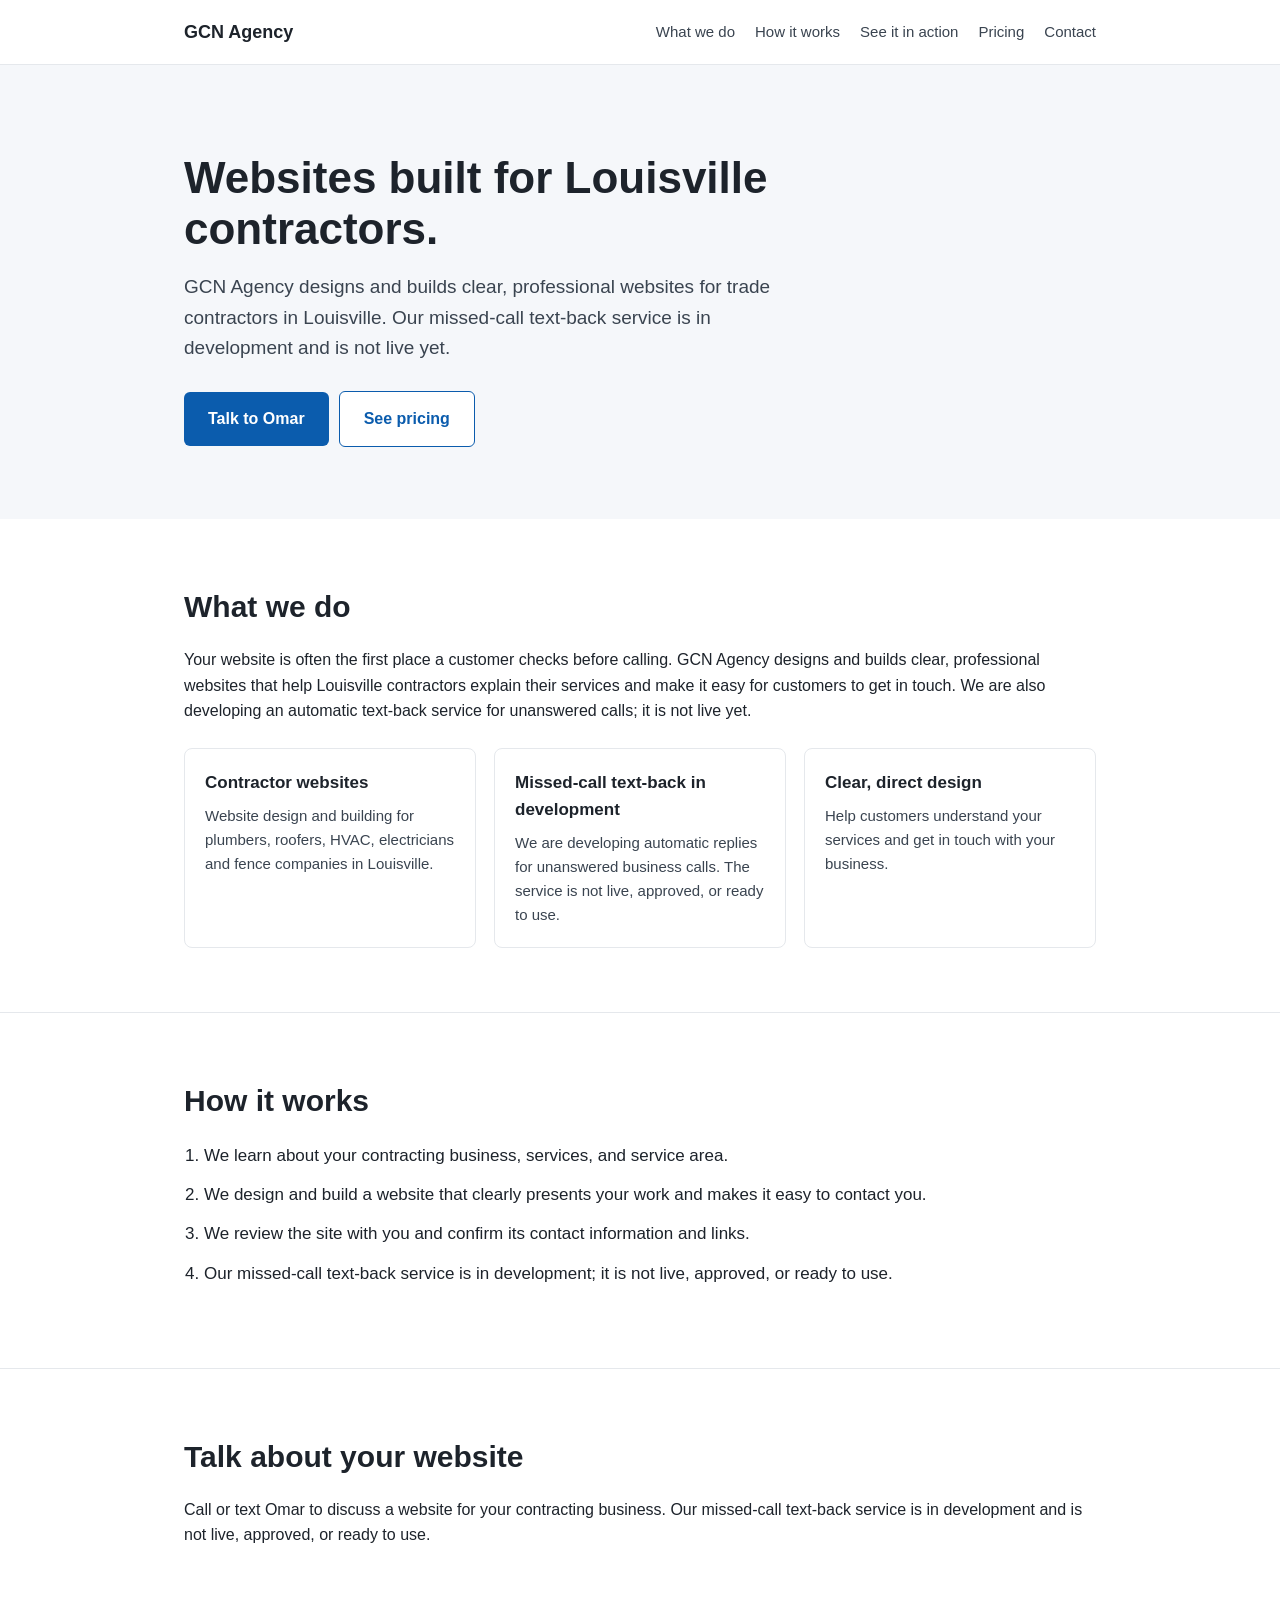
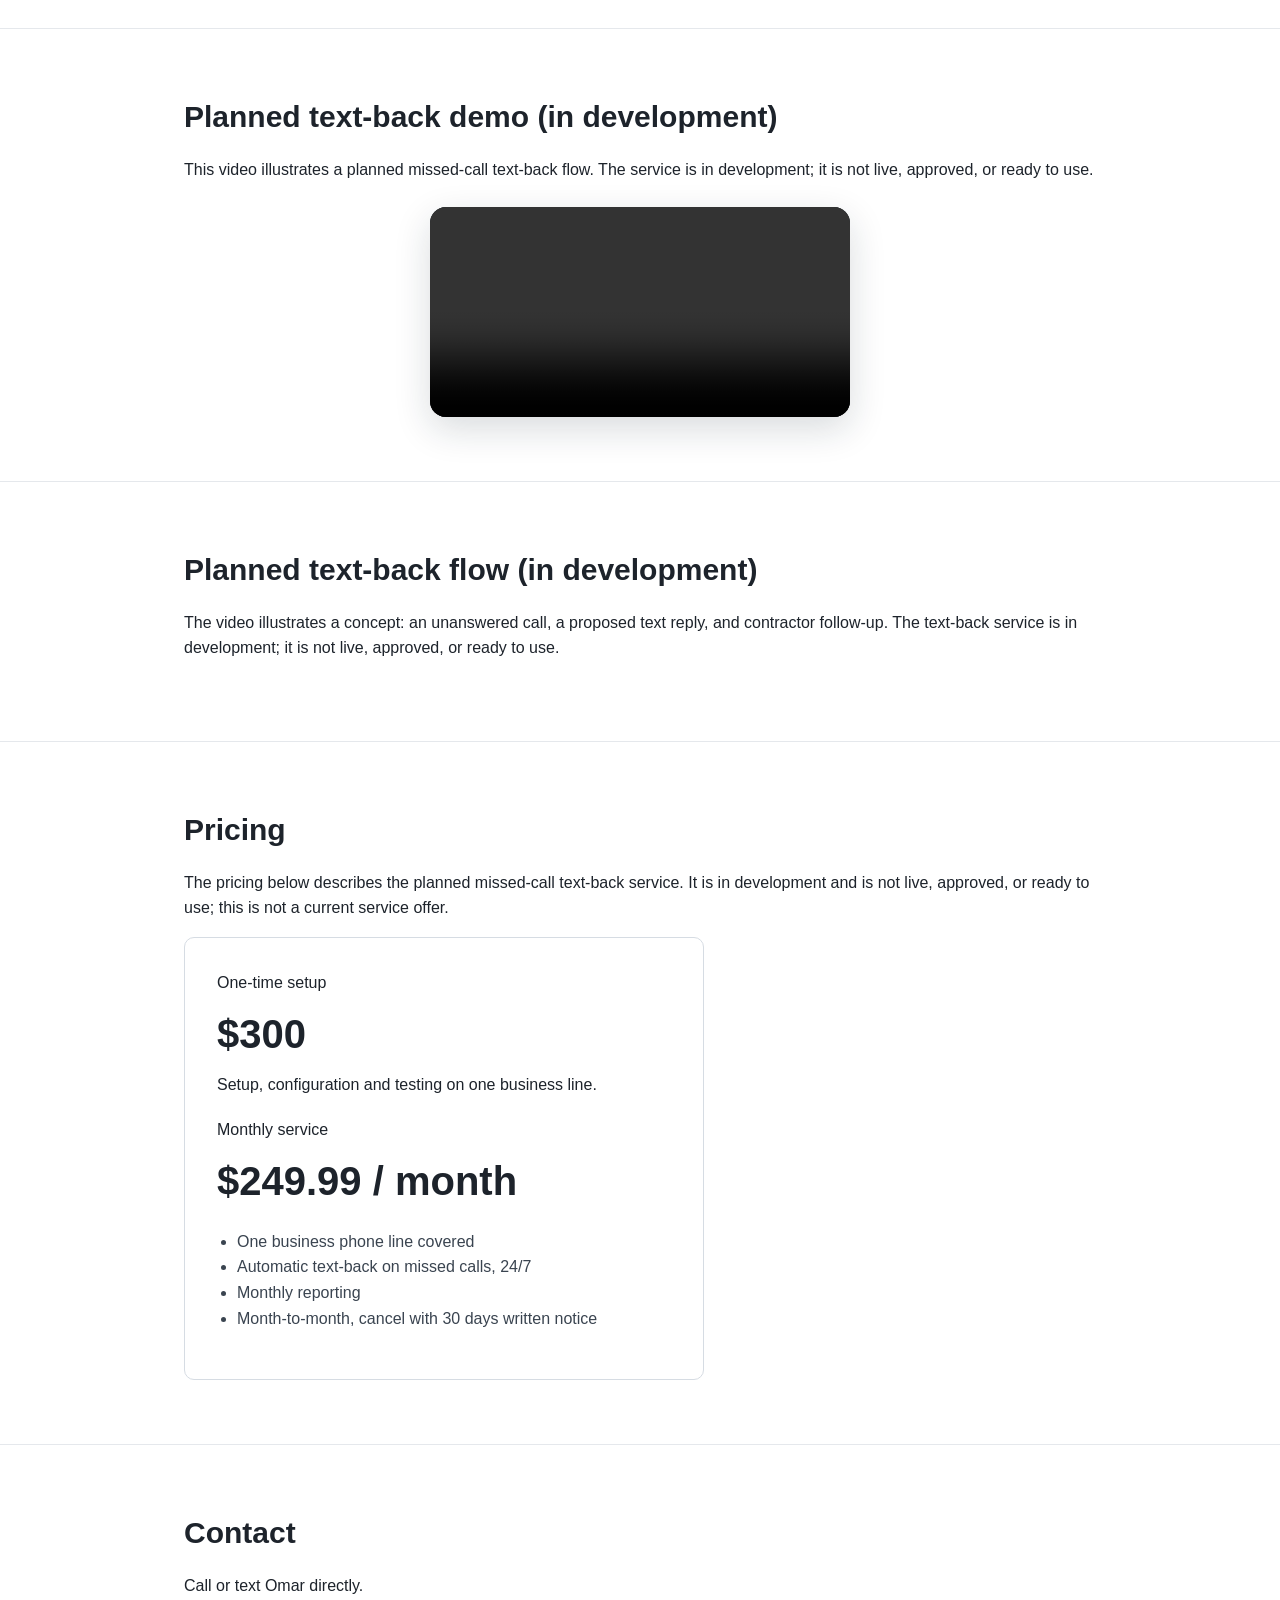
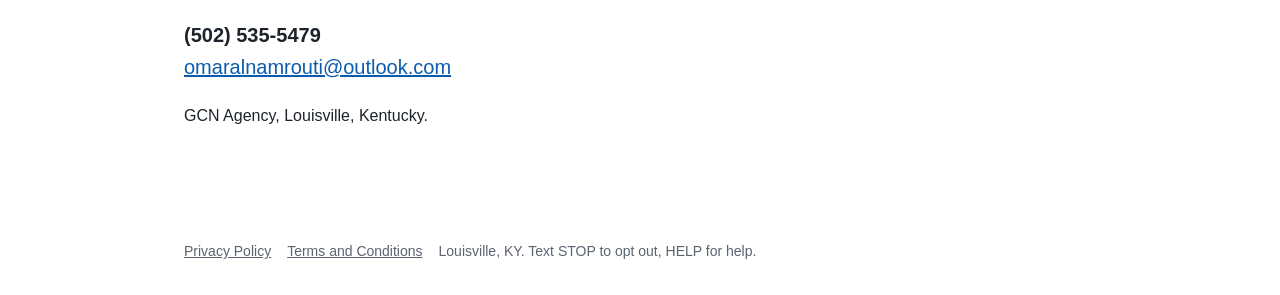
<file: index.html>
<!doctype html><html lang="en"><head><meta charset="utf-8"><meta name="viewport" content="width=device-width,initial-scale=1">
<title>GCN Agency | Websites for Louisville contractors</title>
<meta name="description" content="GCN Agency designs and builds websites for Louisville trade contractors. A missed-call text-back service is in development and is not yet live.">
<style>.demo-video{display:block;width:min(100%,420px);height:auto;margin:24px auto 0;border-radius:16px;background:#101820;box-shadow:0 12px 36px rgba(20,35,50,.16)}</style>
<link rel="stylesheet" href="styles.css"></head><body>
<header><div class="wrap"><a class="logo" href="#top">GCN Agency</a><nav><a href="#what">What we do</a><a href="#how">How it works</a><a href="#action">See it in action</a><a href="#pricing">Pricing</a><a href="#contact">Contact</a></nav></div></header>
<main id="top">
<div class="hero"><div class="wrap">
<h1>Websites built for Louisville contractors.</h1>
<p>GCN Agency designs and builds clear, professional websites for trade contractors in Louisville. Our missed-call text-back service is in development and is not live yet.</p>
<a class="btn" href="#contact">Talk to Omar</a><a class="btn alt" href="#pricing">See pricing</a>
</div></div>
<section id="what"><div class="wrap">
<h2>What we do</h2>
<p>Your website is often the first place a customer checks before calling. GCN Agency designs and builds clear, professional websites that help Louisville contractors explain their services and make it easy for customers to get in touch. We are also developing an automatic text-back service for unanswered calls; it is not live yet.</p>
<div class="grid">
<div class="card"><h3>Contractor websites</h3><p>Website design and building for plumbers, roofers, HVAC, electricians and fence companies in Louisville.</p></div>
<div class="card"><h3>Missed-call text-back in development</h3><p>We are developing automatic replies for unanswered business calls. The service is not live, approved, or ready to use.</p></div>
<div class="card"><h3>Clear, direct design</h3><p>Help customers understand your services and get in touch with your business.</p></div>
</div></div></section>
<section id="how"><div class="wrap">
<h2>How it works</h2>
<ol class="steps">
<li>We learn about your contracting business, services, and service area.</li>
<li>We design and build a website that clearly presents your work and makes it easy to contact you.</li>
<li>We review the site with you and confirm its contact information and links.</li>
<li>Our missed-call text-back service is in development; it is not live, approved, or ready to use.</li>
</ol></div></section>
<section id="demo"><div class="wrap">
<h2>Talk about your website</h2>
<p>Call or text Omar to discuss a website for your contracting business. Our missed-call text-back service is in development and is not live, approved, or ready to use.</p>
</div></section>
<section id="action"><div class="wrap">
<h2>Planned text-back demo (in development)</h2>
<p>This video illustrates a planned missed-call text-back flow. The service is in development; it is not live, approved, or ready to use.</p>
<video class="demo-video" controls muted playsinline preload="metadata" aria-label="Illustrative video of a planned missed-call text-back flow; service is in development, not live, approved, or ready to use">
<source src="missed-call-demo.mp4" type="video/mp4">
Your browser does not support the video tag.
</video>
</div></section>
<section id="respond"><div class="wrap">
<h2>Planned text-back flow (in development)</h2>
<p>The video illustrates a concept: an unanswered call, a proposed text reply, and contractor follow-up. The text-back service is in development; it is not live, approved, or ready to use.</p>
</div></section>
<section id="pricing"><div class="wrap">
<h2>Pricing</h2>
<p>The pricing below describes the planned missed-call text-back service. It is in development and is not live, approved, or ready to use; this is not a current service offer.</p>
<div class="price">
<div>One-time setup</div><div class="amt">$300</div>
<div>Setup, configuration and testing on one business line.</div>
<div style="margin-top:20px">Monthly service</div><div class="amt">$249.99 / month</div>
<ul><li>One business phone line covered</li><li>Automatic text-back on missed calls, 24/7</li><li>Monthly reporting</li><li>Month-to-month, cancel with 30 days written notice</li></ul>
</div></div></section>
<section id="contact"><div class="wrap">
<h2>Contact</h2>
<p>Call or text Omar directly.</p>
<p style="font-size:20px"><strong>(502) 535-5479</strong><br><a href="mailto:omaralnamrouti@outlook.com">omaralnamrouti@outlook.com</a></p>
<p>GCN Agency, Louisville, Kentucky.</p>
</div></section>
</main>
<footer><div class="wrap"><a href="privacy.html">Privacy Policy</a><a href="terms.html">Terms and Conditions</a><span>Louisville, KY. Text STOP to opt out, HELP for help.</span></div></footer>
</body></html>
</file>
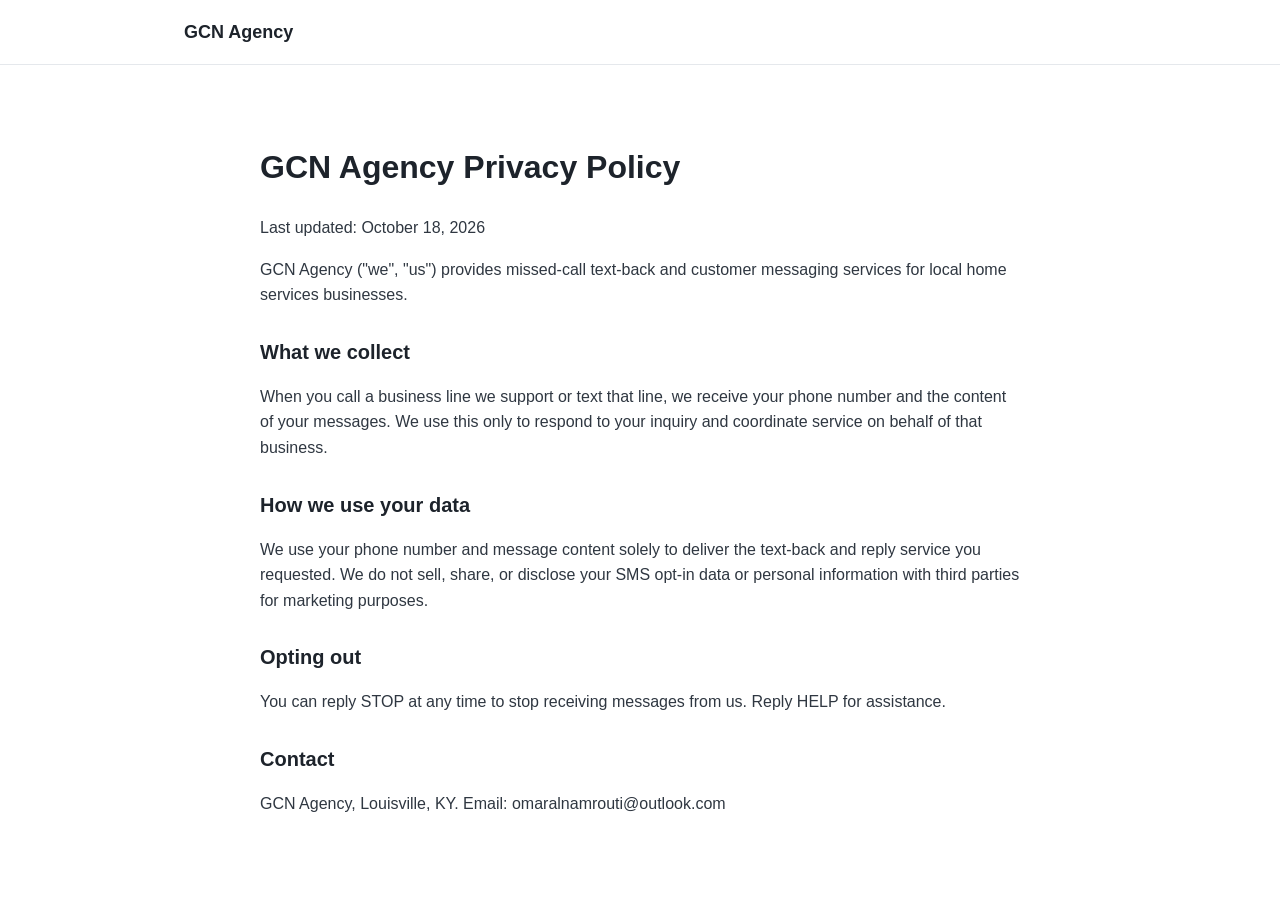
<file: privacy.html>
<!doctype html><html lang="en"><head><meta charset="utf-8"><meta name="viewport" content="width=device-width,initial-scale=1"><title>Privacy | GCN Agency</title><link rel="stylesheet" href="styles.css"></head><body><header><div class="wrap"><a class="logo" href="index.html">GCN Agency</a></div></header><div class="wrap legal">
<h1>GCN Agency Privacy Policy</h1>
<p>Last updated: October 18, 2026</p>
<p>GCN Agency ("we", "us") provides missed-call text-back and customer messaging services for local home services businesses.</p>
<h2>What we collect</h2>
<p>When you call a business line we support or text that line, we receive your phone number and the content of your messages. We use this only to respond to your inquiry and coordinate service on behalf of that business.</p>
<h2>How we use your data</h2>
<p>We use your phone number and message content solely to deliver the text-back and reply service you requested. We do not sell, share, or disclose your SMS opt-in data or personal information with third parties for marketing purposes.</p>
<h2>Opting out</h2>
<p>You can reply STOP at any time to stop receiving messages from us. Reply HELP for assistance.</p>
<h2>Contact</h2>
<p>GCN Agency, Louisville, KY. Email: omaralnamrouti@outlook.com</p>
</div></body></html>
</file>
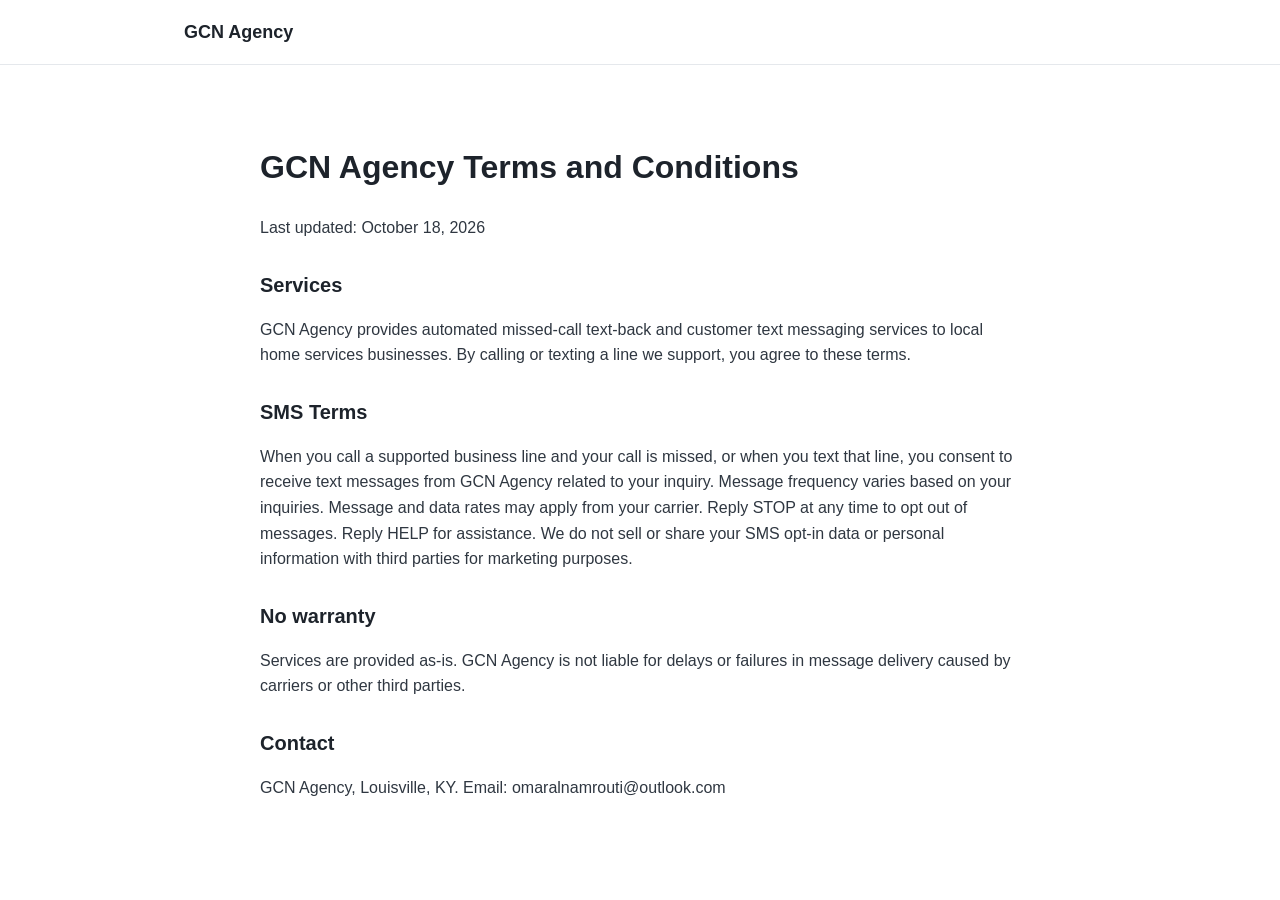
<file: terms.html>
<!doctype html><html lang="en"><head><meta charset="utf-8"><meta name="viewport" content="width=device-width,initial-scale=1"><title>Terms | GCN Agency</title><link rel="stylesheet" href="styles.css"></head><body><header><div class="wrap"><a class="logo" href="index.html">GCN Agency</a></div></header><div class="wrap legal">
<h1>GCN Agency Terms and Conditions</h1>
<p>Last updated: October 18, 2026</p>
<h2>Services</h2>
<p>GCN Agency provides automated missed-call text-back and customer text messaging services to local home services businesses. By calling or texting a line we support, you agree to these terms.</p>
<h2>SMS Terms</h2>
<p>When you call a supported business line and your call is missed, or when you text that line, you consent to receive text messages from GCN Agency related to your inquiry. Message frequency varies based on your inquiries. Message and data rates may apply from your carrier. Reply STOP at any time to opt out of messages. Reply HELP for assistance. We do not sell or share your SMS opt-in data or personal information with third parties for marketing purposes.</p>
<h2>No warranty</h2>
<p>Services are provided as-is. GCN Agency is not liable for delays or failures in message delivery caused by carriers or other third parties.</p>
<h2>Contact</h2>
<p>GCN Agency, Louisville, KY. Email: omaralnamrouti@outlook.com</p>
</div></body></html>
</file>
<file: styles.css>
*{box-sizing:border-box}body{margin:0;font-family:-apple-system,Segoe UI,Helvetica,Arial,sans-serif;color:#1d232b;line-height:1.6;background:#fff}
a{color:#0b5cad}.wrap{max-width:960px;margin:0 auto;padding:0 24px}
header{border-bottom:1px solid #e5e8ec}header .wrap{display:flex;justify-content:space-between;align-items:center;height:64px}
.logo{font-weight:700;font-size:18px;color:#1d232b;text-decoration:none}nav a{margin-left:20px;color:#3a4450;text-decoration:none;font-size:15px}
.hero{padding:88px 0 72px;background:#f5f7fa}.hero h1{font-size:44px;line-height:1.15;margin:0 0 18px;max-width:720px}
.hero p{font-size:19px;max-width:640px;margin:0 0 28px;color:#3a4450}.btn{display:inline-block;background:#0b5cad;color:#fff;padding:14px 24px;border-radius:6px;text-decoration:none;font-weight:600}
.btn.alt{background:#fff;color:#0b5cad;border:1px solid #0b5cad;margin-left:10px}
section{padding:64px 0;border-bottom:1px solid #e5e8ec}section:last-of-type{border-bottom:0}h2{font-size:30px;margin:0 0 14px}
.grid{display:grid;grid-template-columns:repeat(auto-fit,minmax(200px,1fr));gap:18px;margin-top:24px}
.card{border:1px solid #e5e8ec;border-radius:8px;padding:20px}.card h3{margin:0 0 8px;font-size:17px}.card p{margin:0;color:#3a4450;font-size:15px}
ol.steps{padding-left:20px;font-size:17px}ol.steps li{margin-bottom:12px}
.price{border:1px solid #d6dce3;border-radius:10px;padding:32px;max-width:520px}.price .amt{font-size:40px;font-weight:700;margin:6px 0}
.price ul{padding-left:20px;color:#3a4450}footer{padding:32px 0;font-size:14px;color:#5a6470}footer a{color:#5a6470;margin-right:16px}
.legal{max-width:760px;padding:56px 0}.legal h1{font-size:32px}.legal h2{font-size:20px;margin-top:28px}.legal p,.legal li{color:#2f3741}
@media(max-width:640px){.hero h1{font-size:32px}nav{display:none}}
</file>
